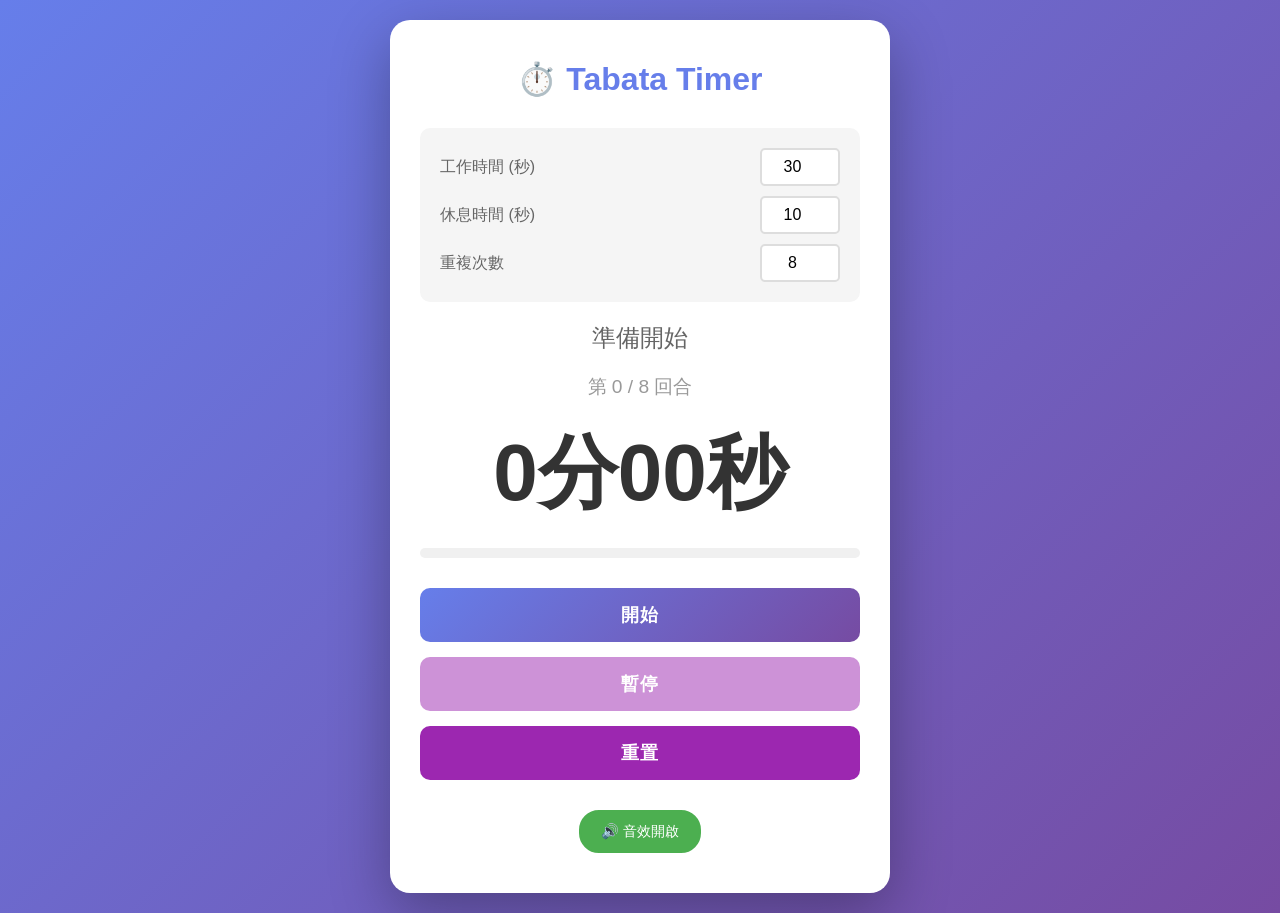
<file: index.html>
<!DOCTYPE html>
<html lang="zh-HK">
<head>
    <meta charset="UTF-8">
    <meta name="viewport" content="width=device-width, initial-scale=1.0">
    <title>Tabata Timer</title>
    <meta name="description" content="Tabata style interval timer with sound effects">
    <meta name="theme-color" content="#667eea">
    <meta name="apple-mobile-web-app-capable" content="yes">
    <meta name="apple-mobile-web-app-status-bar-style" content="black-translucent">
    <link rel="manifest" href="manifest.json">
    <link rel="icon" type="image/png" href="icon-192.png" sizes="192x192">
    <link rel="icon" type="image/png" href="icon-512.png" sizes="512x512">
    <link rel="apple-touch-icon" href="icon-512.png">
    <title>Tabata Timer</title>
    <style>
        * {
            margin: 0;
            padding: 0;
            box-sizing: border-box;
        }

        body {
            font-family: -apple-system, BlinkMacSystemFont, 'Segoe UI', Roboto, 'Helvetica Neue', Arial, sans-serif;
            background: linear-gradient(135deg, #667eea 0%, #764ba2 100%);
            min-height: 100vh;
            padding: 20px;
            display: flex;
            align-items: center;
            justify-content: center;
        }

        .container {
            background: white;
            border-radius: 20px;
            padding: 40px 30px;
            max-width: 500px;
            width: 100%;
            box-shadow: 0 20px 60px rgba(0, 0, 0, 0.3);
            text-align: center;
        }

        h1 {
            color: #667eea;
            margin-bottom: 30px;
            font-size: 2em;
        }

        .timer-display {
            font-size: 5em;
            font-weight: bold;
            color: #333;
            margin: 20px 0;
            transition: color 0.3s ease;
        }

        .timer-display.work {
            color: #4CAF50;
        }

        .timer-display.rest {
            color: #FF9800;
        }

        .timer-display.complete {
            color: #9C27B0;
        }

        .phase-display {
            font-size: 1.5em;
            color: #666;
            margin-bottom: 20px;
            font-weight: 500;
        }

        .round-display {
            font-size: 1.2em;
            color: #999;
            margin-bottom: 20px;
        }

        .progress-bar {
            width: 100%;
            height: 10px;
            background: #f0f0f0;
            border-radius: 5px;
            overflow: hidden;
            margin-bottom: 30px;
        }

        .progress-fill {
            height: 100%;
            background: linear-gradient(90deg, #667eea, #764ba2);
            transition: width 0.1s linear;
            border-radius: 5px;
        }

        .progress-fill.work {
            background: linear-gradient(90deg, #4CAF50, #8BC34A);
        }

        .progress-fill.rest {
            background: linear-gradient(90deg, #FF9800, #FFB74D);
        }

        .controls {
            display: flex;
            flex-direction: column;
            gap: 15px;
            margin-bottom: 30px;
        }

        .settings {
            background: #f5f5f5;
            padding: 20px;
            border-radius: 10px;
            margin-bottom: 20px;
        }

        .setting-row {
            display: flex;
            justify-content: space-between;
            align-items: center;
            margin-bottom: 10px;
        }

        .setting-row:last-child {
            margin-bottom: 0;
        }

        .setting-label {
            color: #666;
            font-weight: 500;
        }

        .setting-input {
            width: 80px;
            padding: 8px;
            border: 2px solid #ddd;
            border-radius: 5px;
            font-size: 1em;
            text-align: center;
        }

        .setting-input:focus {
            outline: none;
            border-color: #667eea;
        }

        .btn {
            padding: 15px 30px;
            border: none;
            border-radius: 10px;
            font-size: 1.1em;
            font-weight: bold;
            cursor: pointer;
            transition: all 0.3s ease;
            text-transform: uppercase;
            letter-spacing: 1px;
        }

        .btn-primary {
            background: linear-gradient(135deg, #667eea, #764ba2);
            color: white;
        }

        .btn-primary:hover {
            transform: translateY(-2px);
            box-shadow: 0 10px 20px rgba(102, 126, 234, 0.3);
        }

        .btn-secondary {
            background: #9C27B0;
            color: white;
        }

        .btn-secondary:hover {
            background: #7B1FA2;
        }

        .btn:disabled {
            opacity: 0.5;
            cursor: not-allowed;
            transform: none;
        }

        .sound-toggle {
            margin-top: 20px;
        }

        .toggle-btn {
            background: #f0f0f0;
            border: 2px solid #ddd;
            padding: 10px 20px;
            border-radius: 20px;
            cursor: pointer;
            font-size: 0.9em;
            transition: all 0.3s ease;
        }

        .toggle-btn.active {
            background: #4CAF50;
            border-color: #4CAF50;
            color: white;
        }

        @media (max-width: 480px) {
            .container {
                padding: 30px 20px;
            }

            h1 {
                font-size: 1.5em;
            }

            .timer-display {
                font-size: 3.5em;
            }

            .setting-row {
                flex-direction: column;
                gap: 5px;
            }

            .setting-input {
                width: 100%;
            }
        }
    </style>
</head>
<body>
    <div class="container">
        <h1>⏱️ Tabata Timer</h1>

        <div class="settings">
            <div class="setting-row">
                <span class="setting-label">工作時間 (秒)</span>
                <input type="number" id="workTime" class="setting-input" value="30" min="5" max="300" />
            </div>
            <div class="setting-row">
                <span class="setting-label">休息時間 (秒)</span>
                <input type="number" id="restTime" class="setting-input" value="10" min="5" max="120" />
            </div>
            <div class="setting-row">
                <span class="setting-label">重複次數</span>
                <input type="number" id="rounds" class="setting-input" value="8" min="1" max="20" />
            </div>
        </div>

        <div class="phase-display" id="phaseDisplay">準備開始</div>
        <div class="round-display" id="roundDisplay">第 0 / 0 回合</div>

        <div class="timer-display" id="timerDisplay">00:00</div>

        <div class="progress-bar">
            <div class="progress-fill" id="progressFill" style="width: 0%"></div>
        </div>

        <div class="controls">
            <button class="btn btn-primary" id="startBtn">開始</button>
            <button class="btn btn-secondary" id="pauseBtn" disabled>暫停</button>
            <button class="btn btn-secondary" id="resetBtn">重置</button>
        </div>

        <div class="sound-toggle">
            <button class="toggle-btn active" id="soundToggle">🔊 音效開啟</button>
        </div>
    </div>

    <script>
        // Timer State
        let state = {
            isRunning: false,
            isPaused: false,
            currentRound: 0,
            phase: 'ready', // ready, work, rest, complete
            timeLeft: 0,
            totalTime: 0,
            interval: null,
            soundEnabled: true
        };

        // Audio Context for sound effects
        let audioContext = null;

        // DOM Elements
        const timerDisplay = document.getElementById('timerDisplay');
        const phaseDisplay = document.getElementById('phaseDisplay');
        const roundDisplay = document.getElementById('roundDisplay');
        const progressFill = document.getElementById('progressFill');
        const startBtn = document.getElementById('startBtn');
        const pauseBtn = document.getElementById('pauseBtn');
        const resetBtn = document.getElementById('resetBtn');
        const soundToggle = document.getElementById('soundToggle');
        const workTimeInput = document.getElementById('workTime');
        const restTimeInput = document.getElementById('restTime');
        const roundsInput = document.getElementById('rounds');

        // Initialize Audio Context (must be called after user interaction)
        function initAudio() {
            if (!audioContext) {
                audioContext = new (window.AudioContext || window.webkitAudioContext)();
                console.log('Audio Context initialized:', audioContext);
            }
            // Resume if suspended (required by some browsers)
            if (audioContext.state === 'suspended') {
                audioContext.resume();
            }
        }

        // Play sound effect
        function playSound(type) {
            if (!state.soundEnabled) {
                console.log('Sound disabled');
                return;
            }

            try {
                initAudio();

                const oscillator = audioContext.createOscillator();
                const gainNode = audioContext.createGain();

                oscillator.connect(gainNode);
                gainNode.connect(audioContext.destination);

                switch(type) {
                    case 'start':
                        oscillator.frequency.setValueAtTime(880, audioContext.currentTime);
                        gainNode.gain.setValueAtTime(0.3, audioContext.currentTime);
                        oscillator.start();
                        oscillator.stop(audioContext.currentTime + 0.3);
                        console.log('Played: start sound');
                        break;
                    case 'rest':
                        oscillator.frequency.setValueAtTime(440, audioContext.currentTime);
                        gainNode.gain.setValueAtTime(0.2, audioContext.currentTime);
                        oscillator.start();
                        oscillator.stop(audioContext.currentTime + 0.5);
                        console.log('Played: rest sound');
                        break;
                    case 'work':
                        oscillator.frequency.setValueAtTime(660, audioContext.currentTime);
                        gainNode.gain.setValueAtTime(0.25, audioContext.currentTime);
                        oscillator.start();
                        oscillator.stop(audioContext.currentTime + 0.4);
                        console.log('Played: work sound');
                        break;
                    case 'complete':
                        // Play completion melody
                        playMelody([523, 659, 784, 1047], 0.2);
                        console.log('Played: complete melody');
                        return;
                }
            } catch (error) {
                console.error('Error playing sound:', error);
            }
        }

        // Play a melody sequence
        function playMelody(frequencies, duration) {
            const now = audioContext.currentTime;
            frequencies.forEach((freq, i) => {
                const oscillator = audioContext.createOscillator();
                const gainNode = audioContext.createGain();

                oscillator.connect(gainNode);
                gainNode.connect(audioContext.destination);

                oscillator.frequency.setValueAtTime(freq, now + i * duration);
                gainNode.gain.setValueAtTime(0.3, now + i * duration);
                gainNode.gain.exponentialRampToValueAtTime(0.01, now + i * duration + duration * 0.8);

                oscillator.start(now + i * duration);
                oscillator.stop(now + i * duration + duration);
            });
        }

        // Format time as 分秒 (iPhone-style without colon)
        function formatTime(seconds) {
            const mins = Math.floor(seconds / 60);
            const secs = Math.floor(seconds % 60);
            return `${mins}分${secs.toString().padStart(2, '0')}秒`;
        }

        // Update display
        function updateDisplay() {
            timerDisplay.textContent = formatTime(state.timeLeft);

            // Update progress
            const progress = ((state.totalTime - state.timeLeft) / state.totalTime) * 100;
            progressFill.style.width = `${progress}%`;

            // Update phase display
            timerDisplay.className = `timer-display ${state.phase}`;

            if (state.phase === 'work') {
                phaseDisplay.textContent = '🏋️ 工作時間';
                progressFill.className = 'progress-fill work';
            } else if (state.phase === 'rest') {
                phaseDisplay.textContent = '😴 休息時間';
                progressFill.className = 'progress-fill rest';
            } else if (state.phase === 'complete') {
                phaseDisplay.textContent = '🎉 完成！';
                progressFill.className = 'progress-fill';
            } else {
                phaseDisplay.textContent = '準備開始';
                progressFill.className = 'progress-fill';
            }

            // Update round display
            const totalRounds = parseInt(roundsInput.value);
            roundDisplay.textContent = `第 ${state.currentRound} / ${totalRounds} 回合`;
        }

        // Start timer
        function startTimer() {
            initAudio();

            if (state.isPaused) {
                state.isPaused = false;
            } else {
                // New timer
                state.currentRound = 1;
                state.phase = 'work';
                state.timeLeft = parseInt(workTimeInput.value);
                state.totalTime = state.timeLeft;
                playSound('start');
            }

            state.isRunning = true;
            updateButtons();

            // Start interval
            state.interval = setInterval(() => {
                state.timeLeft -= 0.1;

                if (state.timeLeft <= 0) {
                    handlePhaseComplete();
                }

                updateDisplay();
            }, 100);
        }

        // Handle phase completion
        function handlePhaseComplete() {
            clearInterval(state.interval);

            const totalRounds = parseInt(roundsInput.value);

            if (state.phase === 'work') {
                // Work complete, go to rest
                if (state.currentRound >= totalRounds) {
                    // All rounds complete
                    state.phase = 'complete';
                    playSound('complete');
                    state.isRunning = false;
                    updateButtons();
                    updateDisplay();
                    return;
                }

                state.phase = 'rest';
                state.timeLeft = parseInt(restTimeInput.value);
                state.totalTime = state.timeLeft;
                playSound('rest');

                state.interval = setInterval(() => {
                    state.timeLeft -= 0.1;

                    if (state.timeLeft <= 0) {
                        handlePhaseComplete();
                    }

                    updateDisplay();
                }, 100);

            } else if (state.phase === 'rest') {
                // Rest complete, go to work
                state.phase = 'work';
                state.currentRound++;
                state.timeLeft = parseInt(workTimeInput.value);
                state.totalTime = state.timeLeft;
                playSound('work');

                state.interval = setInterval(() => {
                    state.timeLeft -= 0.1;

                    if (state.timeLeft <= 0) {
                        handlePhaseComplete();
                    }

                    updateDisplay();
                }, 100);
            }
        }

        // Pause timer
        function pauseTimer() {
            if (!state.isRunning) return;

            clearInterval(state.interval);
            state.isPaused = true;
            state.isRunning = false;
            phaseDisplay.textContent = '⏸️ 暫停';
            updateButtons();
        }

        // Reset timer
        function resetTimer() {
            clearInterval(state.interval);
            state = {
                isRunning: false,
                isPaused: false,
                currentRound: 0,
                phase: 'ready',
                timeLeft: 0,
                totalTime: 0,
                interval: null,
                soundEnabled: state.soundEnabled
            };
            updateDisplay();
            updateButtons();
        }

        // Toggle sound
        function toggleSound() {
            state.soundEnabled = !state.soundEnabled;
            soundToggle.textContent = state.soundEnabled ? '🔊 音效開啟' : '🔇 音效關閉';
            soundToggle.classList.toggle('active', state.soundEnabled);
        }

        // Update buttons
        function updateButtons() {
            startBtn.disabled = state.isRunning;
            pauseBtn.disabled = !state.isRunning;
        }

        // Event listeners
        startBtn.addEventListener('click', startTimer);
        pauseBtn.addEventListener('click', pauseTimer);
        resetBtn.addEventListener('click', resetTimer);
        soundToggle.addEventListener('click', toggleSound);

        // Initial display
        updateDisplay();
    </script>
</body>
</html>
</file>
